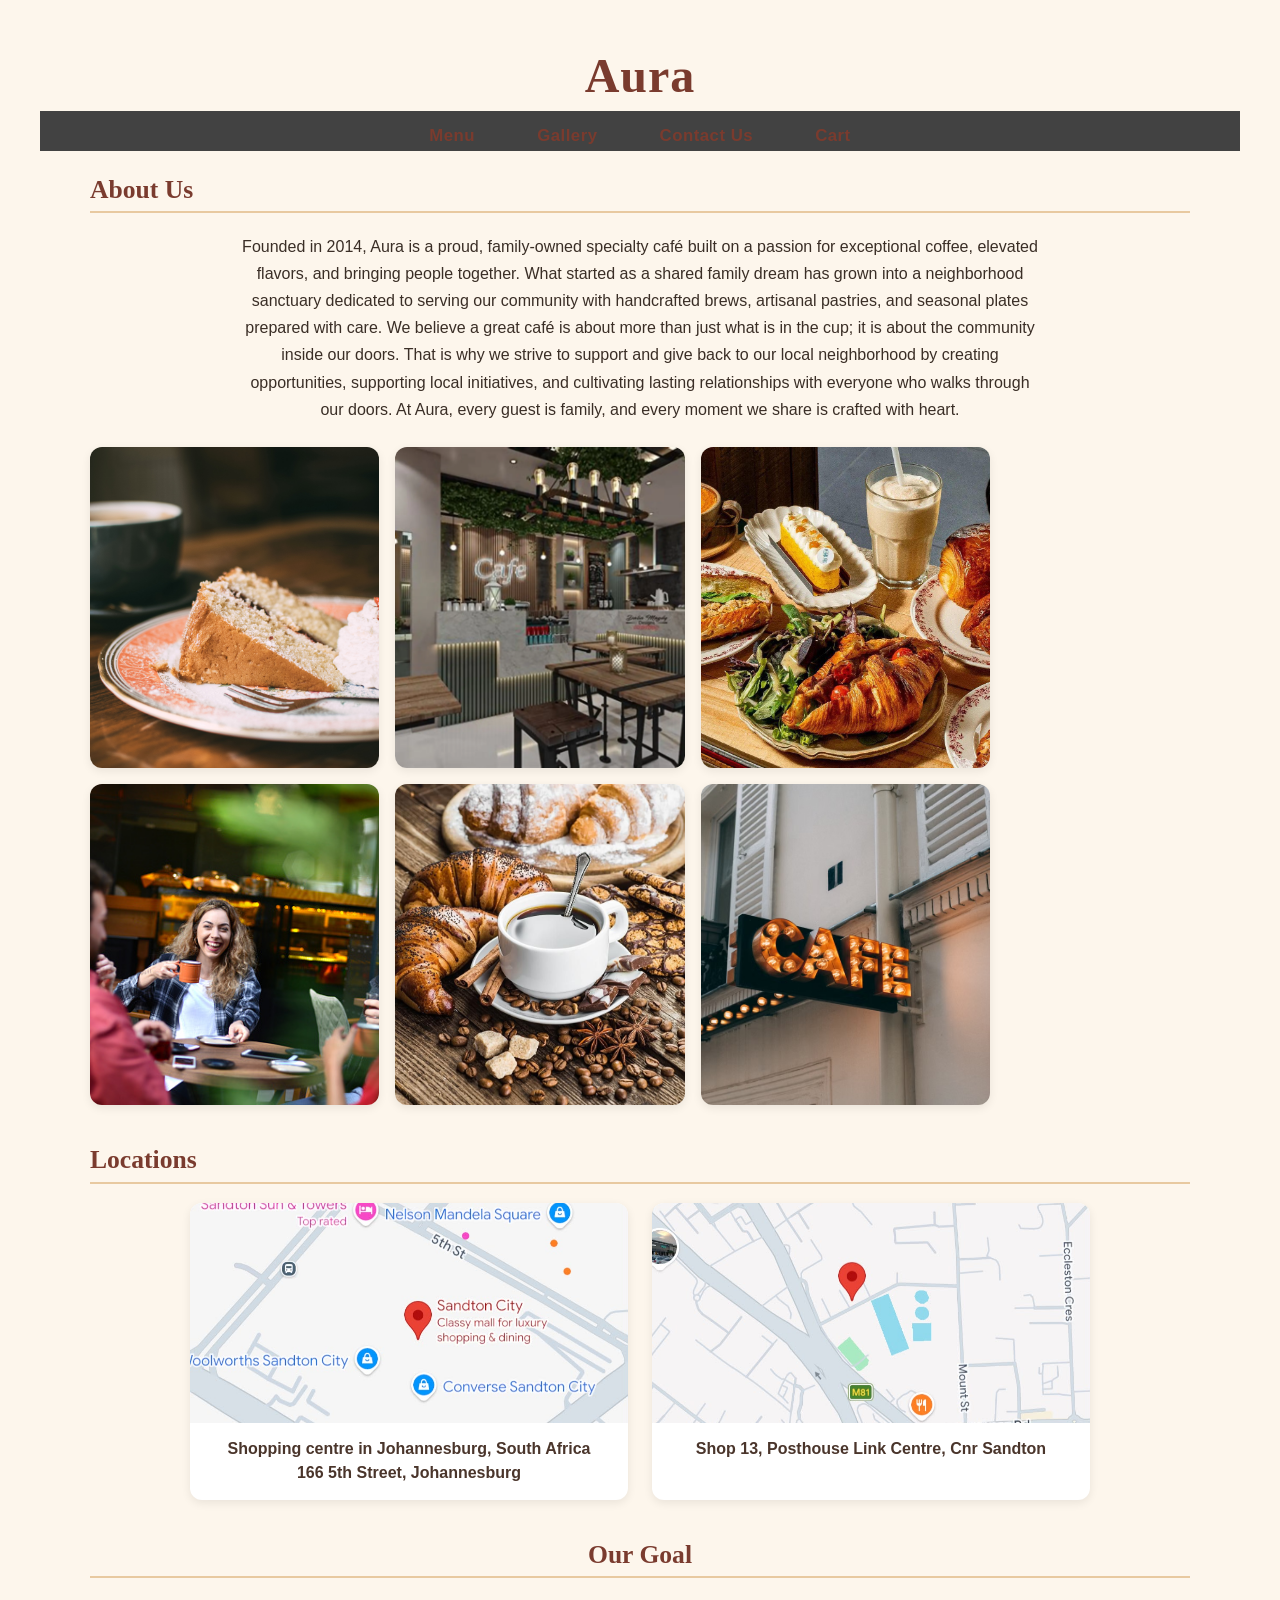
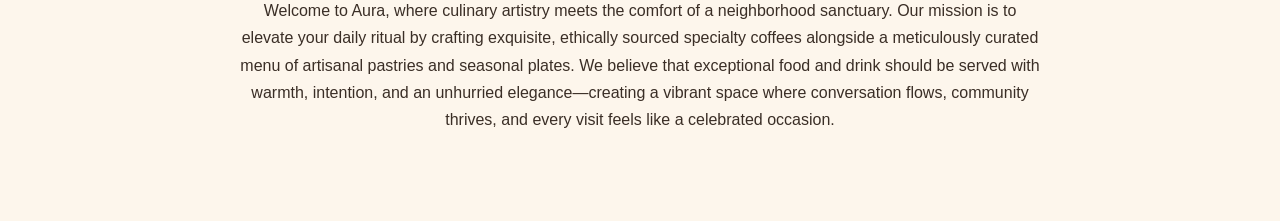
<file: index.html>
<!DOCTYPE html>
<html lang="en">
<head>
  <meta charset="UTF-8">
  <meta name="viewport" content="width=device-width, initial-scale=1">
  <title>Aura</title>
  <link rel="stylesheet" href="style.css">
</head>
  <script src="script.js"></script>
</body>
<body>

  <header>
    <h1 class="brand">Aura</h1>
    <button class="nav-toggle" aria-label="Toggle menu" aria-expanded="false">&#9776;</button>
    <nav class="navbar">
      <ul>
        <li><a href="menu (1).html">Menu</a></li>
        <li><a href="Gallery.html">Gallery</a></li>
        <li><a href="contact.html">Contact Us</a></li>
        <li><a href="cart.html">Cart</a></li>
      </ul>
    </nav>
  </header>

  <main>

    <section class="menu-section about-section">
      <h2>About Us</h2>
      <p>Founded in 2014, Aura is a proud, family-owned specialty café built on a passion for exceptional coffee, elevated flavors, and bringing people together. What started as a shared family dream has grown into a neighborhood sanctuary dedicated to serving our community with handcrafted brews, artisanal pastries, and seasonal plates prepared with care. We believe a great café is about more than just what is in the cup; it is about the community inside our doors. That is why we strive to support and give back to our local neighborhood by creating opportunities, supporting local initiatives, and cultivating lasting relationships with everyone who walks through our doors. At Aura, every guest is family, and every moment we share is crafted with heart.</p>

      <ul class="gallery-grid about-grid">
        <li class="gallery-item"><img src="coffe shop.jpg" alt="Coffee shop interior"></li>
        <li class="gallery-item"><img src="cafe.webp" alt="Cafe interior"></li>
        <li class="gallery-item"><img src="cafe food.jpg" alt="Cafe food"></li>
        <li class="gallery-item"><img src="outside a cafe.jpg" alt="Outside the cafe"></li>
        <li class="gallery-item"><img src="home page img.jpg" alt="Outside the cafe"></li>
        <li class="gallery-item"><img src="home page img.avif" alt="Outside the cafe"></li>

      </ul>
    </section>

    <section class="menu-section">
      <h2>Locations</h2>
      <ul class="location-grid">
        <li class="location-card">
          <img src="locaion.jpeg" alt="Johannesburg location">
          <p>Shopping centre in Johannesburg, South Africa<br>166 5th Street, Johannesburg</p>
        </li>
        <li class="location-card">
          <img src="location 2.jpeg" alt="Sandton location">
          <p>Shop 13, Posthouse Link Centre, Cnr Sandton</p>
        </li>
      </ul>
    </section>

    <section class="menu-section goal-section">
      <h2>Our Goal</h2>
      <p>Welcome to Aura, where culinary artistry meets the comfort of a neighborhood sanctuary. Our mission is to elevate your daily ritual by crafting exquisite, ethically sourced specialty coffees alongside a meticulously curated menu of artisanal pastries and seasonal plates. We believe that exceptional food and drink should be served with warmth, intention, and an unhurried elegance&mdash;creating a vibrant space where conversation flows, community thrives, and every visit feels like a celebrated occasion.</p>
    </section>

  </main>

</body>
</html>
</file>
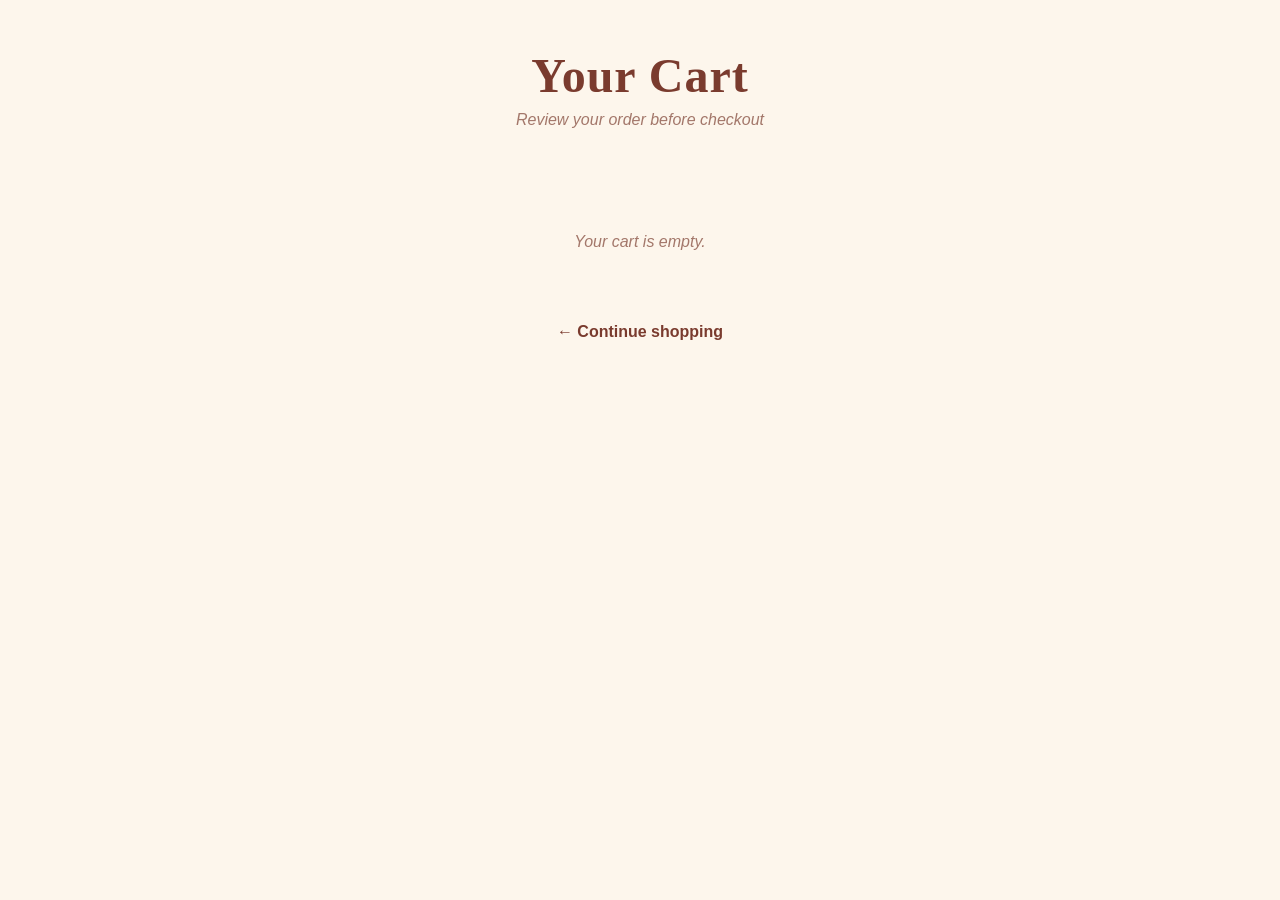
<file: Cart.html>
<!DOCTYPE html>
<html lang="en">
<head>
<meta charset="UTF-8">
<meta name="viewport" content="width=device-width, initial-scale=1">
<title>Your Cart</title>
<style>
  * {
    box-sizing: border-box;
  }

  body {
    margin: 0;
    padding: 0 1.5rem 3rem;
    font-family: 'Segoe UI', Verdana, sans-serif;
    background: #fdf6ec;
    color: #3a2e26;
  }

  header {
    text-align: center;
    padding: 3rem 1rem 1.5rem;
  }

  h1 {
    font-family: Georgia, 'Times New Roman', serif;
    font-size: 3rem;
    margin: 0;
    color: #7a3b2e;
    letter-spacing: 1px;
  }

  .subtitle {
    margin-top: 0.5rem;
    font-style: italic;
    color: #a3776a;
  }

  main {
    max-width: 800px;
    margin: 0 auto;
  }

  .cart {
    background: #fff;
    border-radius: 16px;
    box-shadow: 0 3px 10px rgba(0, 0, 0, 0.08);
    overflow: hidden;
  }

  .cart-item {
    display: grid;
    grid-template-columns: 90px 1fr auto auto auto;
    align-items: center;
    gap: 1rem;
    padding: 1rem 1.5rem;
    border-bottom: 1px solid #f1e2cd;
  }

  .cart-item img {
    width: 90px;
    height: 90px;
    object-fit: cover;
    border-radius: 10px;
  }

  .item-name {
    font-weight: 600;
    color: #4a352b;
  }

  .item-price {
    color: #a3776a;
    font-size: 0.9rem;
  }

  .qty-controls {
    display: flex;
    align-items: center;
    gap: 0.5rem;
    background: #fdf6ec;
    border: 1px solid #e8c9a0;
    border-radius: 8px;
    padding: 0.2rem 0.4rem;
  }

  .qty-btn {
    background: none;
    border: none;
    font-size: 1.1rem;
    width: 26px;
    height: 26px;
    cursor: pointer;
    color: #7a3b2e;
    font-weight: 700;
  }

  .qty-btn:hover {
    color: #a3543f;
  }

  .qty-value {
    min-width: 20px;
    text-align: center;
    font-weight: 600;
  }

  .line-total {
    font-weight: 700;
    color: #4a352b;
    min-width: 60px;
    text-align: right;
  }

  .remove-btn {
    background: none;
    border: none;
    color: #b25c4a;
    cursor: pointer;
    font-size: 1.2rem;
    line-height: 1;
    padding: 0.3rem;
  }

  .remove-btn:hover {
    color: #7a3b2e;
  }

  .cart-summary {
    padding: 1.5rem;
    display: flex;
    flex-direction: column;
    gap: 0.6rem;
    border-top: 2px solid #e8c9a0;
  }

  .summary-row {
    display: flex;
    justify-content: space-between;
    font-size: 1rem;
    color: #4a352b;
  }

  .summary-row.total {
    font-size: 1.3rem;
    font-weight: 700;
    color: #7a3b2e;
  }

  .checkout-btn {
    margin-top: 0.8rem;
    align-self: stretch;
    border: none;
    cursor: pointer;
    padding: 0.9rem 1.6rem;
    background: #7a3b2e;
    color: #fff;
    font-weight: 600;
    font-size: 1.05rem;
    border-radius: 8px;
    transition: background 0.2s ease;
  }

  .checkout-btn:hover {
    background: #a3543f;
  }

  .checkout-form {
    display: none;
    margin-top: 0.8rem;
    padding-top: 1rem;
    border-top: 1px dashed #e8c9a0;
  }

  .checkout-form.open {
    display: block;
  }

  .checkout-form label {
    display: block;
    margin: 0.7rem 0 0.25rem;
    font-size: 0.9rem;
    color: #4a352b;
  }

  .checkout-form input,
  .checkout-form textarea {
    width: 100%;
    padding: 0.6rem;
    border: 1px solid #e8c9a0;
    border-radius: 8px;
    font: inherit;
    background: #fdf6ec;
  }

  .empty-cart,
  .confirmation {
    text-align: center;
    padding: 3rem 1.5rem;
    color: #a3776a;
    display: none;
  }

  .empty-cart {
    font-style: italic;
  }

  .confirmation {
    background: #fff;
    border-radius: 16px;
    box-shadow: 0 3px 10px rgba(0, 0, 0, 0.08);
    color: #4a352b;
  }

  .confirmation h2 {
    font-family: Georgia, 'Times New Roman', serif;
    color: #7a3b2e;
    margin-top: 0;
  }

  .continue-link {
    display: block;
    text-align: center;
    margin-top: 1.5rem;
  }

  .continue-link a {
    color: #7a3b2e;
    text-decoration: none;
    font-weight: 600;
    border-bottom: 2px solid transparent;
  }

  .continue-link a:hover {
    border-color: #7a3b2e;
  }

  @media (max-width: 560px) {
    .cart-item {
      grid-template-columns: 60px 1fr auto;
      grid-template-areas:
        "img name remove"
        "img qty total";
      row-gap: 0.5rem;
    }

    .cart-item img,
    .cart-item .no-img {
      grid-area: img;
      width: 60px;
      height: 60px;
    }

    .item-info {
      grid-area: name;
    }

    .qty-controls {
      grid-area: qty;
      justify-self: start;
    }

    .line-total {
      grid-area: total;
      justify-self: end;
    }

    .remove-btn {
      grid-area: remove;
      justify-self: end;
    }
  }
</style>
</head>
<body>

  <header>
    <h1>Your Cart</h1>
    <p class="subtitle">Review your order before checkout</p>
  </header>

  <main>
    <div class="cart" id="cart">
      <div id="cart-items"></div>

      <div class="cart-summary">
        <div class="summary-row">
          <span>Subtotal</span>
          <span id="subtotal">R0.00</span>
        </div>
        <div class="summary-row">
          <span>Delivery</span>
          <span id="delivery">R0.00</span>
        </div>
        <div class="summary-row total">
          <span>Total</span>
          <span id="total">R0.00</span>
        </div>

        <button class="checkout-btn" id="checkout-btn" type="button">Proceed to Checkout</button>

        <form class="checkout-form" id="checkout-form">
          <label for="co-name">Your name</label>
          <input type="text" id="co-name" required autocomplete="name">

          <label for="co-phone">Phone number</label>
          <input type="tel" id="co-phone" required autocomplete="tel">

          <label for="co-address">Delivery address</label>
          <textarea id="co-address" rows="2" required autocomplete="street-address"></textarea>

          <label for="co-notes">Notes (optional)</label>
          <textarea id="co-notes" rows="2" placeholder="Allergies, delivery instructions, etc."></textarea>

          <button class="checkout-btn" type="submit" style="width:100%">Place order</button>
        </form>
      </div>
    </div>

    <p class="empty-cart" id="empty-message">Your cart is empty.</p>

    <div class="confirmation" id="confirmation">
      <h2>Order placed!</h2>
      <p id="confirmation-text"></p>
    </div>

    <p class="continue-link"><a href="menu (1).html">&larr; Continue shopping</a></p>
  </main>

  <script>
    var CART_KEY = 'bakeryCart';
    var ORDERS_KEY = 'bakeryOrders';
    var DELIVERY_FEE = 10.00;

    var cartBox = document.getElementById('cart');
    var itemsBox = document.getElementById('cart-items');
    var emptyMessage = document.getElementById('empty-message');
    var confirmation = document.getElementById('confirmation');
    var checkoutBtn = document.getElementById('checkout-btn');
    var checkoutForm = document.getElementById('checkout-form');

    // The cart is shared with the menu page: { name: { name, price, qty, img } }
    var cart = loadJSON(CART_KEY, {});

    function loadJSON(key, fallback) {
      try {
        var raw = localStorage.getItem(key);
        return raw ? JSON.parse(raw) : fallback;
      } catch (e) { return fallback; }
    }

    function saveJSON(key, value) {
      try { localStorage.setItem(key, JSON.stringify(value)); } catch (e) { /* ignore */ }
    }

    function money(n) {
      return 'R' + n.toFixed(2);
    }

    function make(tag, className, text) {
      var e = document.createElement(tag);
      if (className) e.className = className;
      if (text !== undefined) e.textContent = text;
      return e;
    }

    function calcSubtotal() {
      return Object.keys(cart).reduce(function (t, k) {
        return t + cart[k].price * cart[k].qty;
      }, 0);
    }

    function render() {
      itemsBox.innerHTML = '';
      var names = Object.keys(cart);

      names.forEach(function (name) {
        var it = cart[name];
        var row = make('div', 'cart-item');
        row.dataset.name = name;

        if (it.img) {
          var img = document.createElement('img');
          img.src = it.img;
          img.alt = it.name;
          row.appendChild(img);
        } else {
          row.appendChild(make('div', 'no-img'));
        }

        var info = make('div', 'item-info');
        info.appendChild(make('div', 'item-name', it.name));
        info.appendChild(make('div', 'item-price', money(it.price) + ' each'));
        row.appendChild(info);

        var qty = make('div', 'qty-controls');
        var minus = make('button', 'qty-btn minus', '\u2212');
        minus.type = 'button';
        minus.setAttribute('aria-label', 'Remove one ' + it.name);
        var qtyValue = make('span', 'qty-value', String(it.qty));
        var plus = make('button', 'qty-btn plus', '+');
        plus.type = 'button';
        plus.setAttribute('aria-label', 'Add one ' + it.name);
        qty.appendChild(minus);
        qty.appendChild(qtyValue);
        qty.appendChild(plus);
        row.appendChild(qty);

        row.appendChild(make('div', 'line-total', money(it.price * it.qty)));

        var remove = make('button', 'remove-btn', '\u00D7');
        remove.type = 'button';
        remove.title = 'Remove';
        remove.setAttribute('aria-label', 'Remove ' + it.name);
        row.appendChild(remove);

        itemsBox.appendChild(row);
      });

      var subtotal = calcSubtotal();
      var delivery = subtotal > 0 ? DELIVERY_FEE : 0;
      document.getElementById('subtotal').textContent = money(subtotal);
      document.getElementById('delivery').textContent = money(delivery);
      document.getElementById('total').textContent = money(subtotal + delivery);

      var hasItems = names.length > 0;
      cartBox.style.display = hasItems ? 'block' : 'none';
      emptyMessage.style.display = hasItems ? 'none' : 'block';
    }

    itemsBox.addEventListener('click', function (e) {
      var row = e.target.closest('.cart-item');
      if (!row) return;
      var name = row.dataset.name;
      if (!cart[name]) return;

      if (e.target.classList.contains('plus')) {
        cart[name].qty += 1;
      } else if (e.target.classList.contains('minus')) {
        cart[name].qty -= 1;
        if (cart[name].qty <= 0) delete cart[name];
      } else if (e.target.classList.contains('remove-btn')) {
        delete cart[name];
      } else {
        return;
      }

      saveJSON(CART_KEY, cart);
      render();
    });

    checkoutBtn.addEventListener('click', function () {
      checkoutBtn.style.display = 'none';
      checkoutForm.classList.add('open');
      document.getElementById('co-name').focus();
    });

    checkoutForm.addEventListener('submit', function (e) {
      e.preventDefault();

      var subtotal = calcSubtotal();
      var order = {
        id: 'BK' + Date.now().toString().slice(-6),
        customer: document.getElementById('co-name').value.trim(),
        phone: document.getElementById('co-phone').value.trim(),
        address: document.getElementById('co-address').value.trim(),
        notes: document.getElementById('co-notes').value.trim(),
        items: Object.keys(cart).map(function (k) { return cart[k]; }),
        subtotal: subtotal,
        delivery: DELIVERY_FEE,
        total: subtotal + DELIVERY_FEE,
        placedAt: new Date().toISOString()
      };

      placeOrder(order);

      cart = {};
      saveJSON(CART_KEY, cart);

      cartBox.style.display = 'none';
      emptyMessage.style.display = 'none';
      confirmation.style.display = 'block';
      document.getElementById('confirmation-text').textContent =
        'Thank you, ' + order.customer + '! Your order number is ' + order.id +
        '. Total: ' + money(order.total) + '.';
    });

    // Right now the order is only saved in this browser so you can test the flow.
    // To take real orders and payments, replace the body of this function with a
    // call to your server or payment provider, e.g.:
    //   fetch('/api/orders', { method: 'POST',
    //     headers: { 'Content-Type': 'application/json' },
    //     body: JSON.stringify(order) });
    function placeOrder(order) {
      var orders = loadJSON(ORDERS_KEY, []);
      orders.push(order);
      saveJSON(ORDERS_KEY, orders);
      console.log('Order placed:', order);
    }

    render();
  </script>

</body>
</html>
</file>
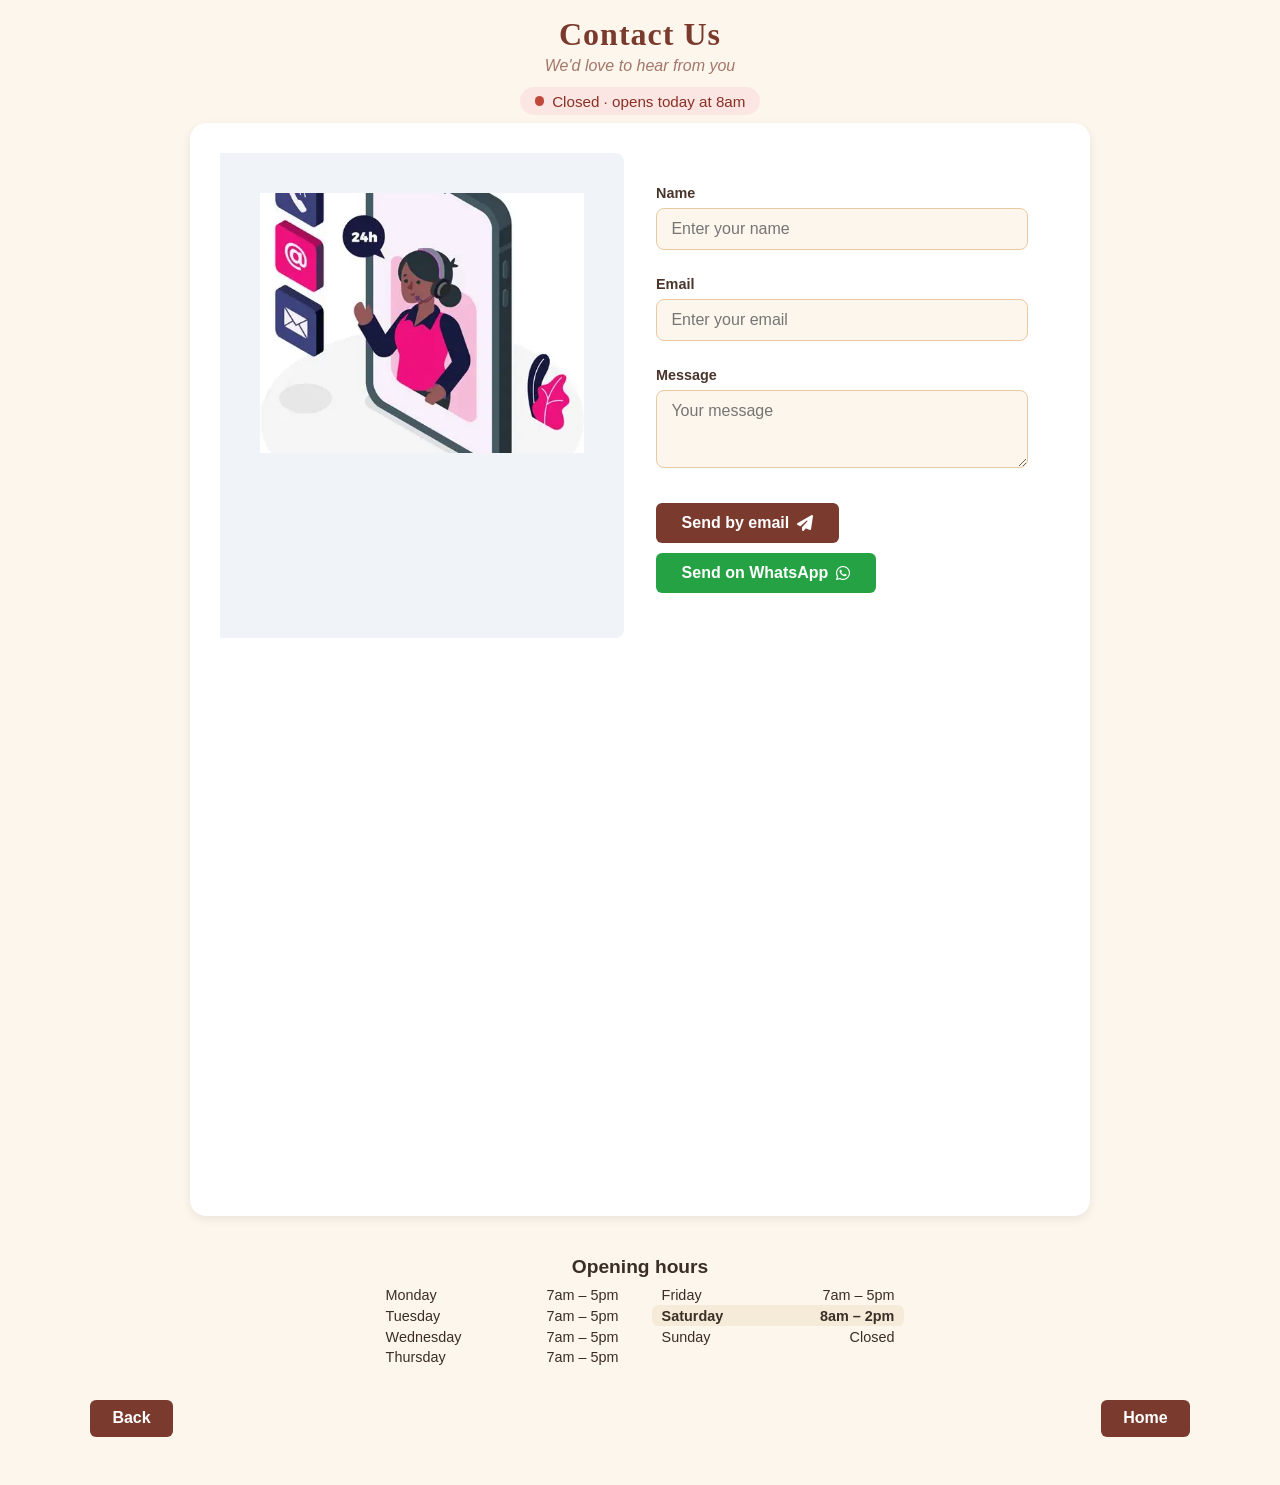
<file: contact.html>
<!DOCTYPE html>
<html lang="en">
<head>
  <meta charset="UTF-8">
  <meta name="viewport" content="width=device-width, initial-scale=1">
  <title>Contact Us</title>
  <link rel="stylesheet" href="style.css">
  <link rel="stylesheet" href="https://cdnjs.cloudflare.com/ajax/libs/font-awesome/6.5.1/css/all.min.css">
  <script src="contact.js" defer></script>
</head>
<body>

  <header>
    <h1>Contact Us</h1>
    <p class="subtitle">We'd love to hear from you</p>
  </header>

  <main>
    <section class="menu-section">
      <div class="contact-form">
        <div class="form-img">
          <img src="contact page.webp" alt="Contact us">
        </div>
        <form action="#" method="post" class="content" novalidate>
          <label for="name">Name</label>
          <input type="text" id="name" name="name" placeholder="Enter your name" required>

          <label for="email">Email</label>
          <input type="email" id="email" name="email" placeholder="Enter your email" required>

          <label for="message">Message</label>
          <textarea id="message" name="message" placeholder="Your message" rows="3" required></textarea>

          <div class="form-actions">
            <button type="submit" class="btn">Send by email <i class="fas fa-paper-plane"></i></button>
            <button type="button" class="btn wa-btn" id="wa-btn">Send on WhatsApp <i class="fab fa-whatsapp"></i></button>
          </div>
        </form>
      </div>
    </section>

    <section class="hours" id="hours"></section>
  </main>

  <nav class="page-nav">
    <a href="Gallery.html" class="nav-link">Back</a>
    <a href="index.html" class="nav-link">Home</a>
  </nav>

</body>
</html>
</file>
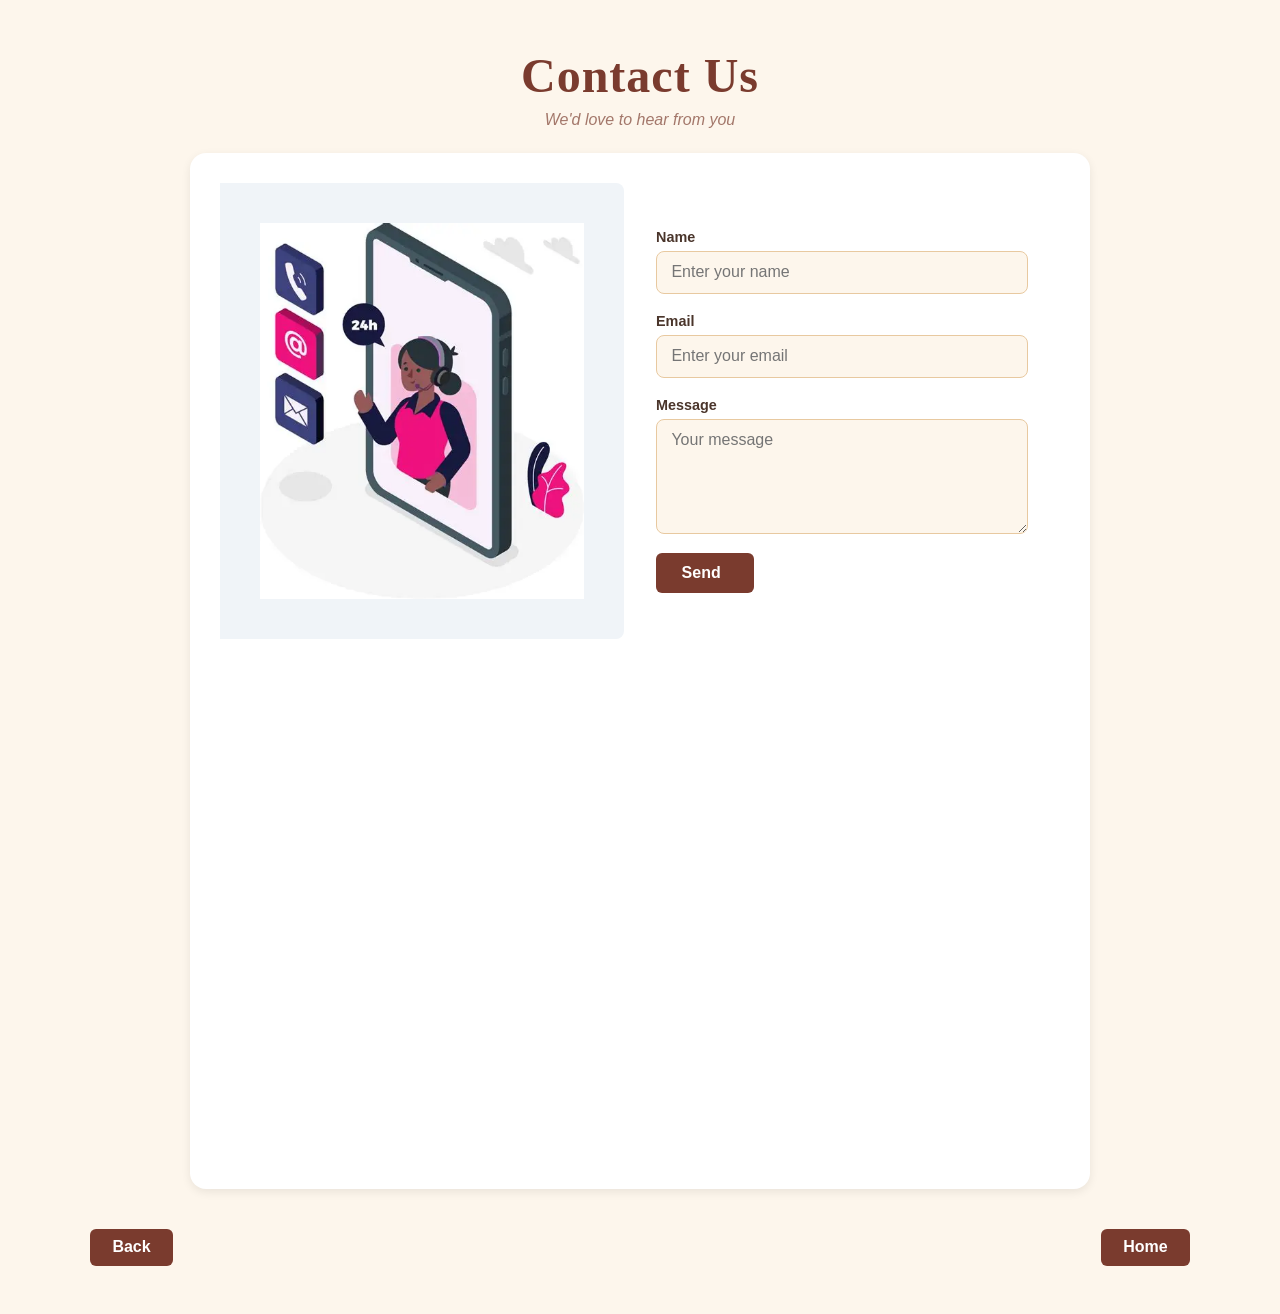
<file: Contacts Us page.html>
<!DOCTYPE html>
<html lang="en">
<head>
  <meta charset="UTF-8">
  <title>Contact Us</title>
  <link rel="stylesheet" href="style.css">
</head>
<body>

  <header>
    <h1>Contact Us</h1>
    <p class="subtitle">We'd love to hear from you</p>
  </header>

  <main>
    <section class="menu-section">
      <div class="contact-form">
        <div class="form-img">
          <img src="contact page.webp" alt="Contact us">
        </div>
        <form action="#" method="post" class="content">
          <label for="name">Name</label>
          <input type="text" id="name" name="name" placeholder="Enter your name" required>

          <label for="email">Email</label>
          <input type="email" id="email" name="email" placeholder="Enter your email" required>

          <label for="message">Message</label>
          <textarea id="message" name="message" placeholder="Your message" rows="5" required></textarea>

          <button type="submit" class="btn">Send <i class="fas fa-paper-plane"></i></button>
        </form>
      </div>
    </section>
  </main>

  <nav class="page-nav">
    <a href="Gallery.html" class="nav-link">Back</a>
    <a href="index.html" class="nav-link">Home</a>
  </nav>

</body>
</html>
</file>
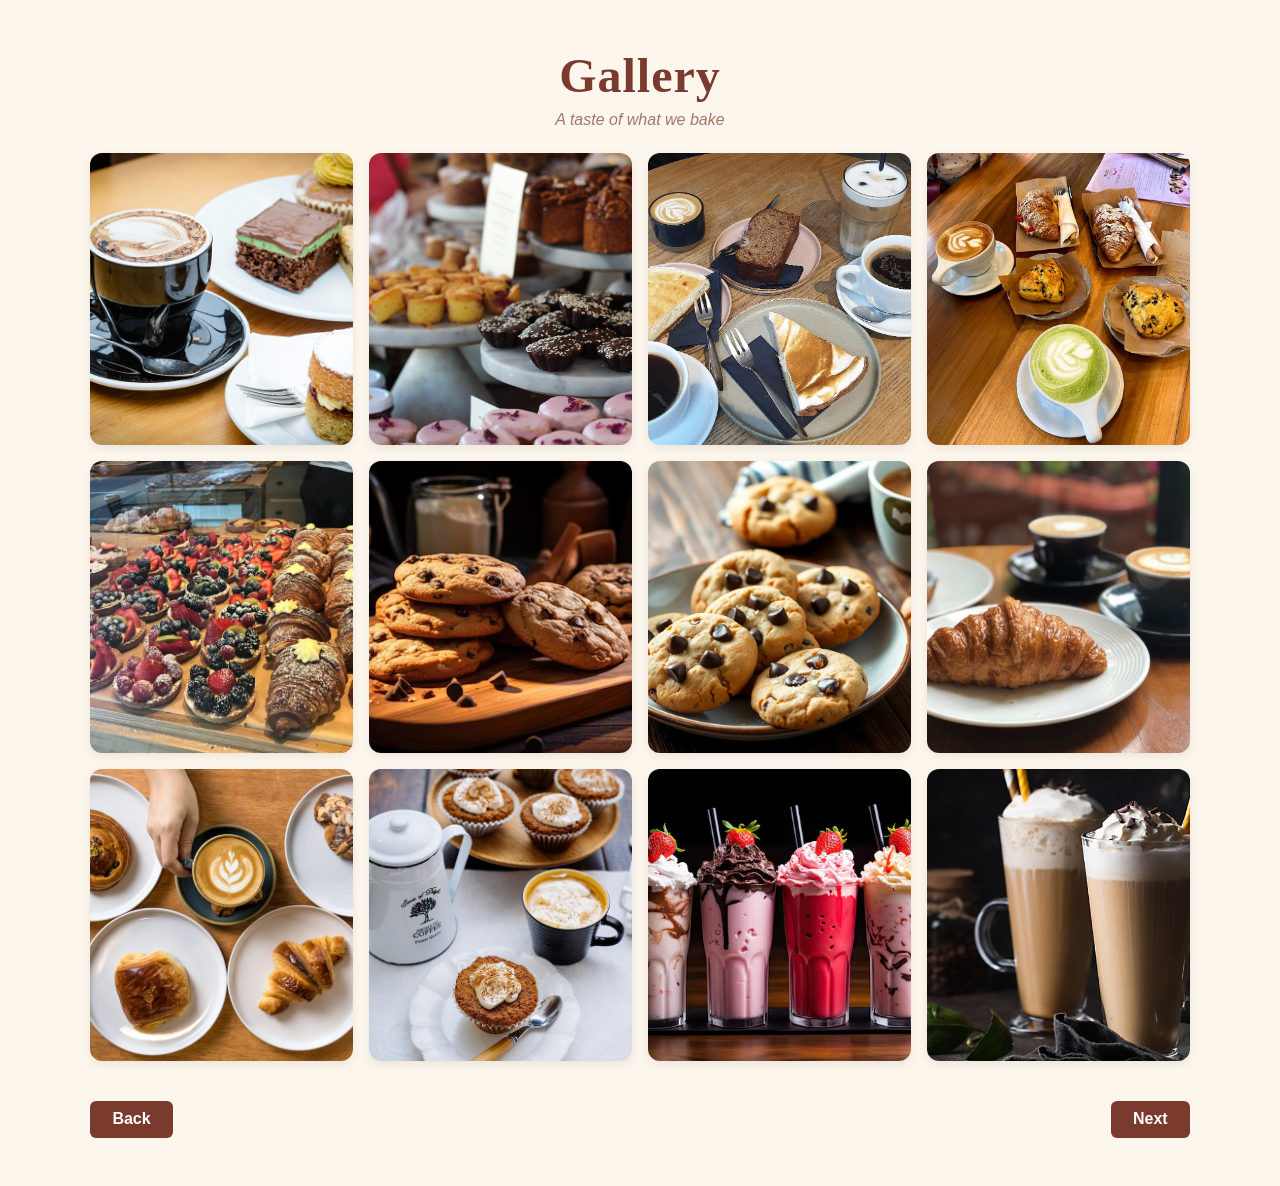
<file: Gallery.html>
<!DOCTYPE html>
<html lang="en">
<head>
  <meta charset="UTF-8">
  <meta name="viewport" content="width=device-width, initial-scale=1">
  <title>Gallery</title>
  <link rel="stylesheet" href="style.css">
  <script src="gallery.js" defer></script>
</head>
<body>

  <header>
    <h1>Gallery</h1>
    <p class="subtitle">A taste of what we bake</p>
  </header>

  <main>
    <section class="menu-section">
      <ul class="gallery-grid">
        <li class="gallery-item"><img src="gallery img 1.jpg" alt="Gallery photo 1" loading="lazy"></li>
        <li class="gallery-item"><img src="gallery img 2.jpg" alt="Gallery photo 2" loading="lazy"></li>
        <li class="gallery-item"><img src="gallery img 3.jpg" alt="Gallery photo 3" loading="lazy"></li>
        <li class="gallery-item"><img src="gallery img 4.jpg" alt="Gallery photo 4" loading="lazy"></li>
        <li class="gallery-item"><img src="gallery img 5.jpg" alt="Gallery photo 5" loading="lazy"></li>
        <li class="gallery-item"><img src="gallery img 6.avif" alt="Gallery photo 6" loading="lazy"></li>
        <li class="gallery-item"><img src="gallery img 7.webp" alt="Gallery photo 7" loading="lazy"></li>
        <li class="gallery-item"><img src="gallery img 8.jpeg" alt="Gallery photo 8" loading="lazy"></li>
        <li class="gallery-item"><img src="gallery img 9.jpg" alt="Gallery photo 9" loading="lazy"></li>
        <li class="gallery-item"><img src="gallery img 10.jpg" alt="Gallery photo 10" loading="lazy"></li>
        <li class="gallery-item"><img src="gallery img 11.avif" alt="Gallery photo 11" loading="lazy"></li>
        <li class="gallery-item"><img src="gallery img 12.jpg" alt="Gallery photo 12" loading="lazy"></li>
      </ul>
    </section>
  </main>

  <nav class="page-nav">
    <a href="menu (1).html" class="nav-link">Back</a>
    <a href="contact.html" class="nav-link">Next</a>
  </nav>

</body>
</html>
</file>
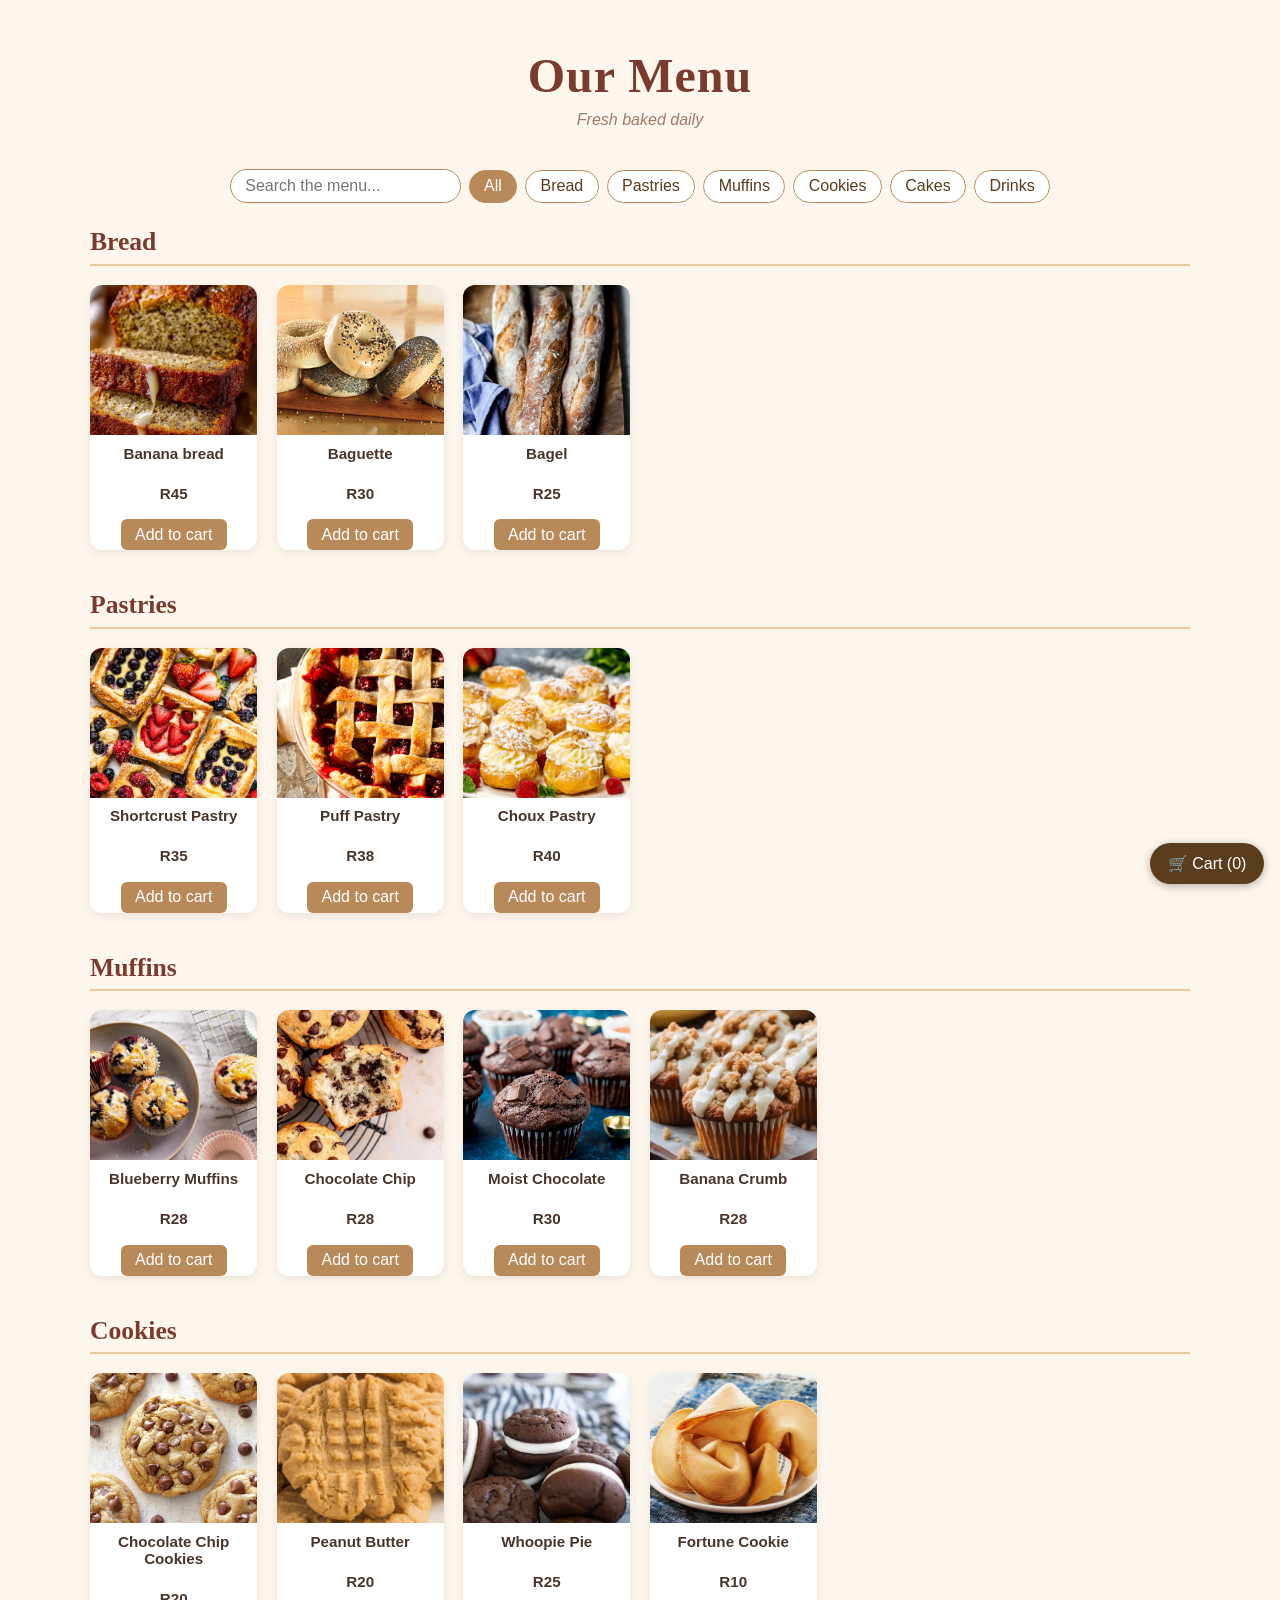
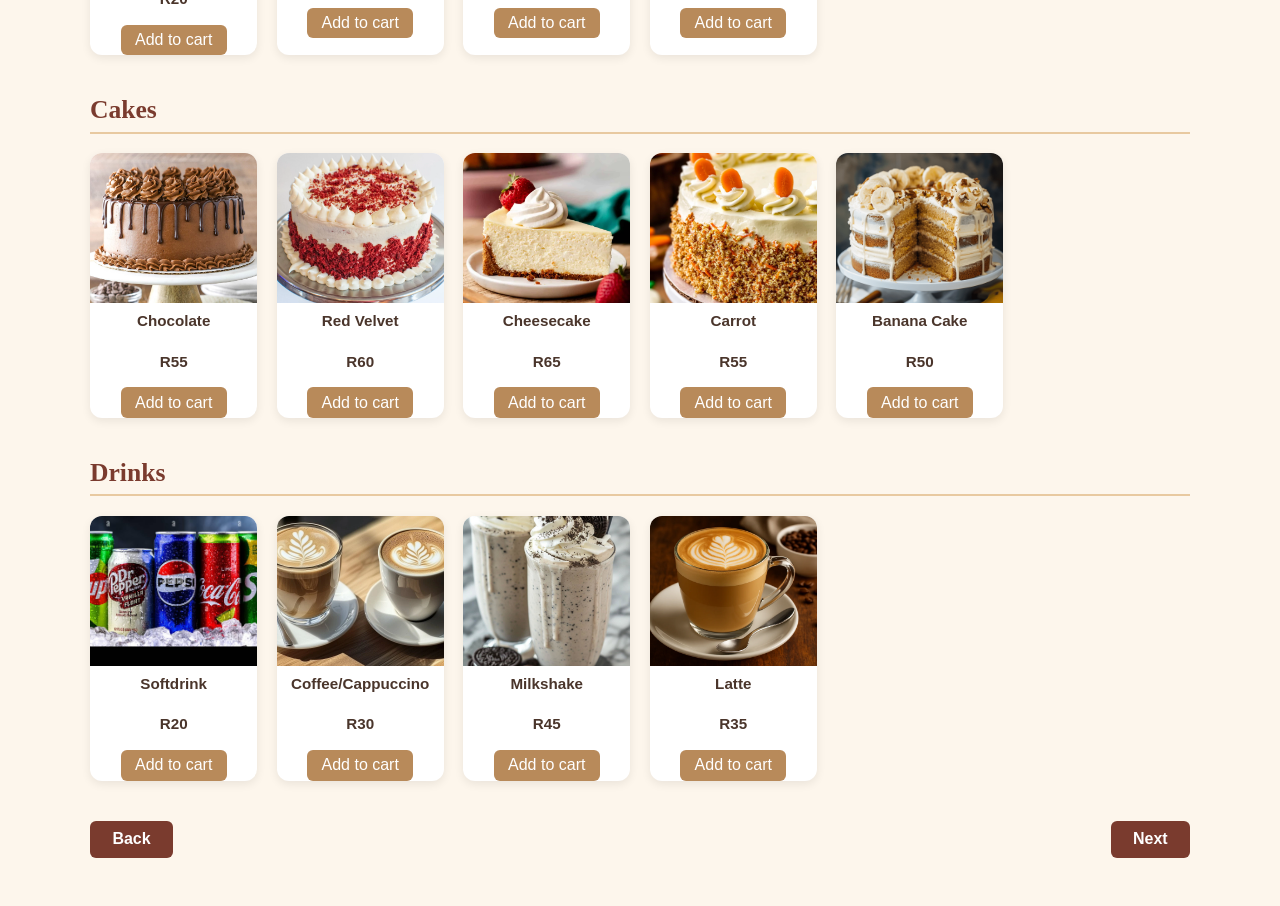
<file: menu (1).html>
<!DOCTYPE html>
<html lang="en">
<head>
  <meta charset="UTF-8">
  <meta name="viewport" content="width=device-width, initial-scale=1">
  <title>Bakery Menu</title>
  <link rel="stylesheet" href="style.css">
  <script src="menu.js" defer></script>
</head>
<body>

  <header>
    <h1>Our Menu</h1>
    <p class="subtitle">Fresh baked daily</p>
  </header>

  <main>

    <section class="menu-section">
      <h2>Bread</h2>
      <ul class="menu-grid">
        <li class="menu-item">
          <img src="KFEJFK7.jpg" alt="Banana bread">
          <span>Banana bread</span>
          <span class="price">R45</span>
        </li>
        <li class="menu-item">
          <img src="R.jpg" alt="Baguette">
          <span>Baguette</span>
          <span class="price">R30</span>
        </li>
        <li class="menu-item">
          <img src="2f8aa07e933aab7480033b8f809144296339254155057580863.jpg" alt="Bagel">
          <span>Bagel</span>
          <span class="price">R25</span>
        </li>
      </ul>
    </section>

    <section class="menu-section">
      <h2>Pastries</h2>
      <ul class="menu-grid">
        <li class="menu-item">
          <img src="pastries-3-scaled.jpg" alt="Shortcrust Pastry">
          <span>Shortcrust Pastry</span>
          <span class="price">R35</span>
        </li>
        <li class="menu-item">
          <img src="Duncan-Hines-Cherry-Pie-Recipe-5.webp" alt="Puff Pastry">
          <span>Puff Pastry</span>
          <span class="price">R38</span>
        </li>
        <li class="menu-item">
          <img src="pate-a-choux-1-22-730x913.jpg" alt="Choux Pastry">
          <span>Choux Pastry</span>
          <span class="price">R40</span>
        </li>
      </ul>
    </section>

    <section class="menu-section">
      <h2>Muffins</h2>
      <ul class="menu-grid">
        <li class="menu-item">
          <img src="citrus-topped-double-blueberry-muffins-RU196756-2000-b2f265fc91a849828e4b2218ecb8e55a.jpg" alt="Blueberry Muffins">
          <span>Blueberry Muffins</span>
          <span class="price">R28</span>
        </li>
        <li class="menu-item">
          <img src="OIP.webp" alt="Chocolate Chip Muffin">
          <span>Chocolate Chip</span>
          <span class="price">R28</span>
        </li>
        <li class="menu-item">
          <img src="double-chocolate-muffins-3.jpg" alt="Moist Chocolate Muffin">
          <span>Moist Chocolate</span>
          <span class="price">R30</span>
        </li>
        <li class="menu-item">
          <img src="pt_A_golden-_-819x1024.webp" alt="Banana Crumb Muffin">
          <span>Banana Crumb</span>
          <span class="price">R28</span>
        </li>
      </ul>
    </section>

    <section class="menu-section">
      <h2>Cookies</h2>
      <ul class="menu-grid">
        <li class="menu-item">
          <img src="big-fat-chocolate-chip-cookie-05.jpg" alt="Chocolate Chip Cookies">
          <span>Chocolate Chip Cookies</span>
          <span class="price">R20</span>
        </li>
        <li class="menu-item">
          <img src="peanut-butter-cookies-14-683x1024.jpg" alt="Peanut Butter Cookies">
          <span>Peanut Butter</span>
          <span class="price">R20</span>
        </li>
        <li class="menu-item">
          <img src="whoopie.webp" alt="Whoopie Pie">
          <span>Whoopie Pie</span>
          <span class="price">R25</span>
        </li>
        <li class="menu-item">
          <img src="Fortune-Cookie.jpg" alt="Fortune Cookie">
          <span>Fortune Cookie</span>
          <span class="price">R10</span>
        </li>
      </ul>
    </section>

    <section class="menu-section">
      <h2>Cakes</h2>
      <ul class="menu-grid">
        <li class="menu-item">
          <img src="Chocolate-Cake.jpg" alt="Chocolate Cake">
          <span>Chocolate</span>
          <span class="price">R55</span>
        </li>
        <li class="menu-item">
          <img src="red-velvet-cake.webp" alt="Red Velvet Cake">
          <span>Red Velvet</span>
          <span class="price">R60</span>
        </li>
        <li class="menu-item">
          <img src="cheesecake.webp" alt="Cheesecake">
          <span>Cheesecake</span>
          <span class="price">R65</span>
        </li>
        <li class="menu-item">
          <img src="the-best-carrot-cake.webp" alt="Carrot Cake">
          <span>Carrot</span>
          <span class="price">R55</span>
        </li>
        <li class="menu-item">
          <img src="Banana-Cake.png" alt="Banana Cake">
          <span>Banana Cake</span>
          <span class="price">R50</span>
        </li>
      </ul>
    </section>

    <section class="menu-section">
      <h2>Drinks</h2>
      <ul class="menu-grid">
        <li class="menu-item">
          <img src="softdrinks.jpg" alt="Softdrink">
          <span>Softdrink</span>
          <span class="price">R20</span>
        </li>
        <li class="menu-item">
          <img src="coffee plus cappuccino.webp" alt="Coffee / Cappuccino">
          <span>Coffee/Cappuccino</span>
          <span class="price">R30</span>
        </li>
        <li class="menu-item">
          <img src="milkshake.jpg" alt="Milkshake">
          <span>Milkshake</span>
          <span class="price">R45</span>
        </li>
        <li class="menu-item">
          <img src="-Latte.webp" alt="Latte">
          <span>Latte</span>
          <span class="price">R35</span>
        </li>
      </ul>
    </section>

  </main>

  <nav class="page-nav">
    <a href="index.html" class="nav-link">Back</a>
    <a href="Gallery.html" class="nav-link">Next</a>
  </nav>

</body>
</html>
</file>
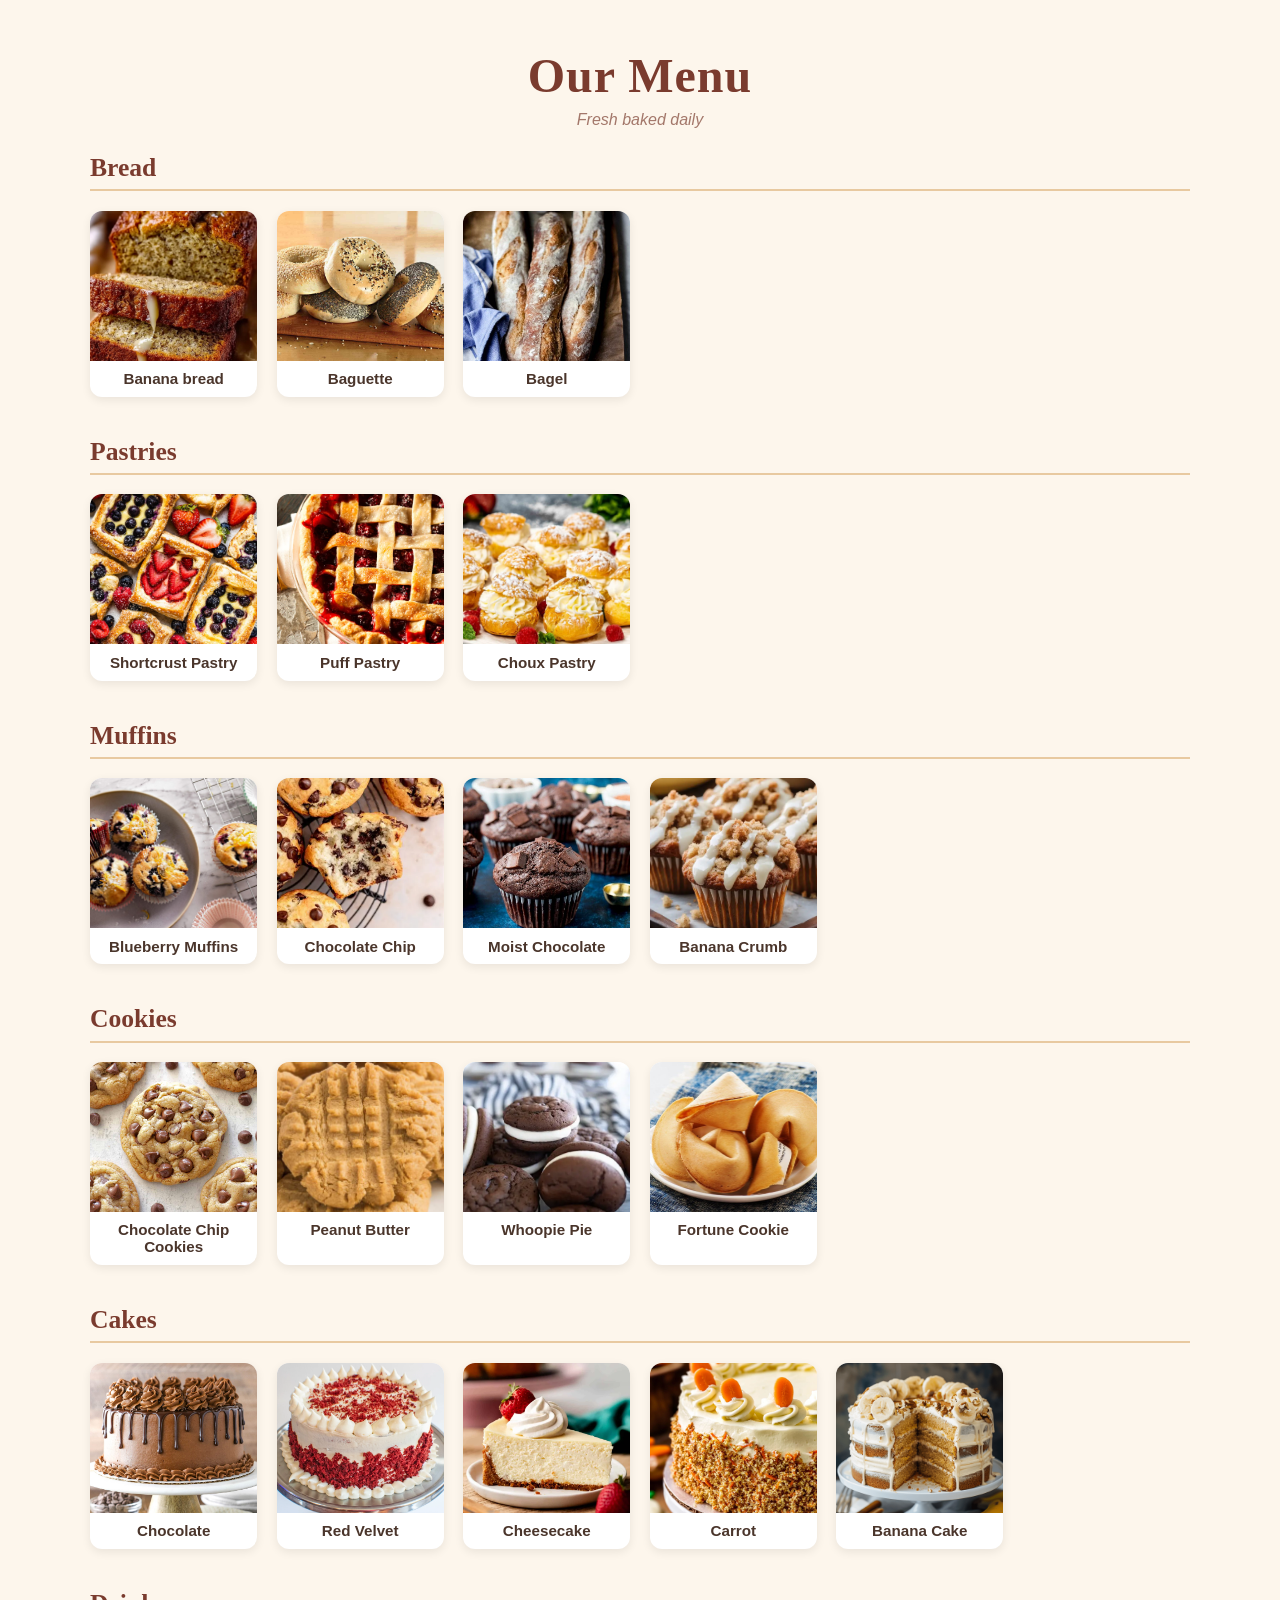
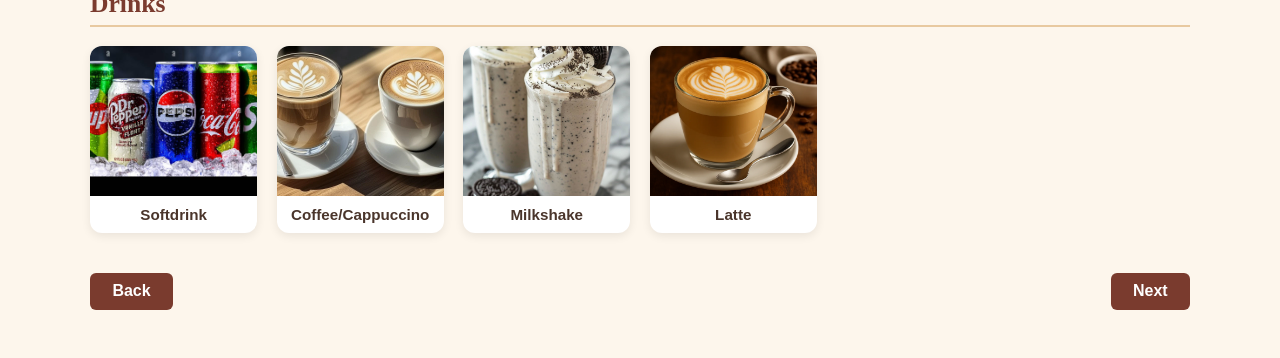
<file: Menu.html>
<!DOCTYPE html>
<html lang="en">
<head>
  <meta charset="UTF-8">
  <title>Bakery Menu</title>
  <link rel="stylesheet" href="style.css">
</head>
<body>

  <header>
    <h1>Our Menu</h1>
    <p class="subtitle">Fresh baked daily</p>
  </header>

  <main>

    <section class="menu-section">
      <h2>Bread</h2>
      <ul class="menu-grid">
        <li class="menu-item">
          <img src="KFEJFK7.jpg" alt="Banana bread">
          <span>Banana bread</span>
        </li>
        <li class="menu-item">
          <img src="R.jpg" alt="Baguette">
          <span>Baguette</span>
        </li>
        <li class="menu-item">
          <img src="2f8aa07e933aab7480033b8f809144296339254155057580863.jpg" alt="Bagel">
          <span>Bagel</span>
        </li>
      </ul>
    </section>

    <section class="menu-section">
      <h2>Pastries</h2>
      <ul class="menu-grid">
        <li class="menu-item">
          <img src="pastries-3-scaled.jpg" alt="Shortcrust Pastry">
          <span>Shortcrust Pastry</span>
        </li>
        <li class="menu-item">
          <img src="Duncan-Hines-Cherry-Pie-Recipe-5.webp" alt="Puff Pastry">
          <span>Puff Pastry</span>
        </li>
        <li class="menu-item">
          <img src="pate-a-choux-1-22-730x913.jpg" alt="Choux Pastry">
          <span>Choux Pastry</span>
        </li>
      </ul>
    </section>

    <section class="menu-section">
      <h2>Muffins</h2>
      <ul class="menu-grid">
        <li class="menu-item">
          <img src="citrus-topped-double-blueberry-muffins-RU196756-2000-b2f265fc91a849828e4b2218ecb8e55a.jpg" alt="Blueberry Muffins">
          <span>Blueberry Muffins</span>
        </li>
        <li class="menu-item">
          <img src="OIP.webp" alt="Chocolate Chip Muffin">
          <span>Chocolate Chip</span>
        </li>
        <li class="menu-item">
          <img src="double-chocolate-muffins-3.jpg" alt="Moist Chocolate Muffin">
          <span>Moist Chocolate</span>
        </li>
        <li class="menu-item">
          <img src="pt_A_golden-_-819x1024.webp" alt="Banana Crumb Muffin">
          <span>Banana Crumb</span>
        </li>
      </ul>
    </section>

    <section class="menu-section">
      <h2>Cookies</h2>
      <ul class="menu-grid">
        <li class="menu-item">
          <img src="big-fat-chocolate-chip-cookie-05.jpg" alt="Chocolate Chip Cookies">
          <span>Chocolate Chip Cookies</span>
        </li>
        <li class="menu-item">
          <img src="peanut-butter-cookies-14-683x1024.jpg" alt="Peanut Butter Cookies">
          <span>Peanut Butter</span>
        </li>
        <li class="menu-item">
          <img src="whoopie.webp" alt="Whoopie Pie">
          <span>Whoopie Pie</span>
        </li>
        <li class="menu-item">
          <img src="Fortune-Cookie.jpg" alt="Fortune Cookie">
          <span>Fortune Cookie</span>
        </li>
      </ul>
    </section>

    <section class="menu-section">
      <h2>Cakes</h2>
      <ul class="menu-grid">
        <li class="menu-item">
          <img src="Chocolate-Cake.jpg" alt="Chocolate Cake">
          <span>Chocolate</span>
        </li>
        <li class="menu-item">
          <img src="red-velvet-cake.webp" alt="Red Velvet Cake">
          <span>Red Velvet</span>
        </li>
        <li class="menu-item">
          <img src="cheesecake.webp" alt="Cheesecake">
          <span>Cheesecake</span>
        </li>
        <li class="menu-item">
          <img src="the-best-carrot-cake.webp" alt="Carrot Cake">
          <span>Carrot</span>
        </li>
        <li class="menu-item">
          <img src="Banana-Cake.png" alt="Banana Cake">
          <span>Banana Cake</span>
        </li>
      </ul>
    </section>

    <section class="menu-section">
      <h2>Drinks</h2>
      <ul class="menu-grid">
        <li class="menu-item">
          <img src="softdrinks.jpg" alt="Softdrink">
          <span>Softdrink</span>
        </li>
        <li class="menu-item">
          <img src="coffee plus cappuccino.webp" alt="Coffee / Cappuccino">
          <span>Coffee/Cappuccino</span>
        </li>
        <li class="menu-item">
          <img src="milkshake.jpg" alt="Milkshake">
          <span>Milkshake</span>
        </li>
        <li class="menu-item">
          <img src="-Latte.webp" alt="Latte">
          <span>Latte</span>
        </li>
      </ul>
    </section>

  </main>

  <nav class="page-nav">
    <a href="index.html" class="nav-link">Back</a>
    <a href="Gallery.html" class="nav-link">Next</a>
  </nav>

</body>
</html>
</file>
<file: style.css>
h1 {
    text-align: center;
} 
.navbar ul {
    list-style-type: none;
    background-color: hsl(0, 0%, 26%);
    padding: 0;
    margin: 0px;
}
.navbar a {
    color: white;
    text-decoration: none;
    padding: 15px;
    display: block;
    text-align: center;
}
 .navbar a:hover {
    background-color: hsl(0, 0%, 10%);
}
body {
    margin: 0;
    padding: 40px;
    background-color: #f8f1e7;
    color: #3b2418;
    font-family: Georgia, 'Times New Roman', Times, serif;
}
h1 {
    text-align: center;
    font-size: 50px;
    color: #5a321f;  
    margin-bottom: 40px;
}  

*{
 padding: 0;    
margin: 0;
 box-sizing: border-box;
 font-family: 'Poppins', sans-serif ;
}

.contact-form {
    position: relative;
    min-height: 100vh;
    z-index: 0;
    background: rgb(240, 233, 240); 
    padding: 30px;
    justify-content: center;
    display: grid;
    grid-template-rows: 1fr auto 1fr;
    align-items: center; 
}

.container {
    max-width: 700px;
    margin-top: 0 auto;   
}   

.contact-form h1 {
    text-align: center;
    font-size: 2.5rem;
    font-weight: 400;
    color: ##f8f1e7;
    font-family: Georgia, 'Times New Roman', Times, serif;

}

.contact-form h2{
    line-height: 40px;
    margin-bottom: 5px;
    font-size: 30px;
    font-weight: 500;
    color: black;
    text-align: center;
} 
.contact-form .main {
    position: relative;
    display: flex;
    margin:30px 0;
}
 
.form-img{
    flex-basis: 50%;
    background: #f0f4f8;
    background-size: cover;
    padding: 40px;
    border-top-right-radius: 8px;
    border-bottom-right-radius: 8px;
} 

* {
  box-sizing: border-box;
}

body {
  margin: 0;
  padding: 0 1.5rem 3rem;
  font-family: 'Segoe UI', Verdana, sans-serif;
  background: #fdf6ec;
  color: #3a2e26;
}

/* ---- Header ---- */
header {
  text-align: center;
  padding: 3rem 1rem 1.5rem;
}

h1 {
  font-family: Georgia, 'Times New Roman', serif;
  font-size: 3rem;
  margin: 0;
  color: #7a3b2e;
  letter-spacing: 1px;
}

.subtitle {
  margin-top: 0.5rem;
  font-style: italic;
  color: #a3776a;
}

/* ---- Sections ---- */
main {
  max-width: 1100px;
  margin: 0 auto;
}

.menu-section {
  margin-bottom: 2.5rem;
}

.menu-section h2 {
  font-family: Georgia, 'Times New Roman', serif;
  font-size: 1.6rem;
  color: #7a3b2e;
  border-bottom: 2px solid #e8c9a0;
  padding-bottom: 0.4rem;
  margin-bottom: 1.2rem;
}
* {
  box-sizing: border-box;
}

body {
  margin: 0;
  padding: 0 1.5rem 3rem;
  font-family: 'Segoe UI', Verdana, sans-serif;
  background: #fdf6ec;
  color: #3a2e26;
}

/* ---- Header ---- */
header {
  text-align: center;
  padding: 3rem 1rem 1.5rem;
}

h1 {
  font-family: Georgia, 'Times New Roman', serif;
  font-size: 3rem;
  margin: 0;
  color: #7a3b2e;
  letter-spacing: 1px;
}

.subtitle {
  margin-top: 0.5rem;
  font-style: italic;
  color: #a3776a;
}

/* ---- Sections ---- */
main {
  max-width: 1100px;
  margin: 0 auto;
}

.menu-section {
  margin-bottom: 2.5rem;
}

.menu-section h2 {
  font-family: Georgia, 'Times New Roman', serif;
  font-size: 1.6rem;
  color: #7a3b2e;
  border-bottom: 2px solid #e8c9a0;
  padding-bottom: 0.4rem;
  margin-bottom: 1.2rem;
}

/* ---- Grid of items ---- */
.menu-grid {
  list-style: none;
  margin: 0;
  padding: 0;
  display: grid;
  grid-template-columns: repeat(auto-fill, minmax(160px, 1fr));
  gap: 1.2rem;
}

.menu-item {
  background: #fff;
  border-radius: 12px;
  overflow: hidden;
  box-shadow: 0 3px 10px rgba(0, 0, 0, 0.08);
  transition: transform 0.2s ease, box-shadow 0.2s ease;
  text-align: center;
}

.menu-item:hover {
  transform: translateY(-4px);
  box-shadow: 0 8px 18px rgba(0, 0, 0, 0.15);
}

.menu-item img {
  width: 100%;
  height: 150px;
  object-fit: cover;
  display: block;
}

.menu-item span {
  display: block;
  padding: 0.6rem 0.5rem;
  font-weight: 600;
  font-size: 0.95rem;
  color: #4a352b;
}

/* ---- Nav links ---- */
.page-nav {
  max-width: 1100px;
  margin: 2rem auto 0;
  display: flex;
  justify-content: space-between;
}

.nav-link {
  display: inline-block;
  padding: 0.6rem 1.4rem;
  background: #7a3b2e;
  color: #fff;
  text-decoration: none;
  border-radius: 6px;
  font-weight: 600;
  transition: background 0.2s ease;
}

.nav-link:hover {
  background: #a3543f;
}

/* ---- Responsive tweak ---- */
@media (max-width: 480px) {
  h1 {
    font-size: 2.2rem;
  }
}
/* ---- Base ---- */
/* ---- Base ---- */
* {
  box-sizing: border-box;
}

body {
  margin: 0;
  padding: 0 1.5rem 3rem;
  font-family: 'Segoe UI', Verdana, sans-serif;
  background: #fdf6ec;
  color: #3a2e26;
}

/* ---- Header ---- */
header {
  text-align: center;
  padding: 3rem 1rem 1.5rem;
}

h1 {
  font-family: Georgia, 'Times New Roman', serif;
  font-size: 3rem;
  margin: 0;
  color: #7a3b2e;
  letter-spacing: 1px;
}

.subtitle {
  margin-top: 0.5rem;
  font-style: italic;
  color: #a3776a;
}

/* ---- Navbar ---- */
.brand {
  margin-bottom: 0.5rem;
}

.navbar ul {
  list-style: none;
  display: flex;
  justify-content: center;
  gap: 2rem;
  margin: 0.5rem 0 0;
  padding: 0;
}

.navbar a {
  text-decoration: none;
  color: #7a3b2e;
  font-weight: 600;
  font-size: 1.05rem;
  letter-spacing: 0.5px;
  padding-bottom: 3px;
  border-bottom: 2px solid transparent;
  transition: border-color 0.2s ease;
}

.navbar a:hover {
  border-color: #7a3b2e;
}

/* ---- About / Goal sections ---- */
.about-section p,
.goal-section p {
  max-width: 800px;
  margin: 0 auto 1.5rem;
  line-height: 1.7;
  text-align: center;
}

.about-grid {
  max-width: 900px;
  margin: 0 auto;
}

.goal-section {
  text-align: center;
}

/* ---- Location cards ---- */
.location-grid {
  list-style: none;
  margin: 0;
  padding: 0;
  display: grid;
  grid-template-columns: repeat(auto-fit, minmax(260px, 1fr));
  gap: 1.5rem;
  max-width: 900px;
  margin: 0 auto;
}

.location-card {
  background: #fff;
  border-radius: 12px;
  overflow: hidden;
  box-shadow: 0 3px 10px rgba(0, 0, 0, 0.08);
  text-align: center;
}

.location-card img {
  width: 100%;
  height: 220px;
  object-fit: cover;
  display: block;
}

.location-card p {
  margin: 0;
  padding: 0.9rem 1rem;
  font-weight: 600;
  color: #4a352b;
  line-height: 1.5;
}

/* ---- Sections ---- */
main {
  max-width: 1100px;
  margin: 0 auto;
}

.menu-section {
  margin-bottom: 2.5rem;
}

.menu-section h2 {
  font-family: Georgia, 'Times New Roman', serif;
  font-size: 1.6rem;
  color: #7a3b2e;
  border-bottom: 2px solid #e8c9a0;
  padding-bottom: 0.4rem;
  margin-bottom: 1.2rem;
}

/* ---- Grid of items ---- */
.menu-grid {
  list-style: none;
  margin: 0;
  padding: 0;
  display: grid;
  grid-template-columns: repeat(auto-fill, minmax(160px, 1fr));
  gap: 1.2rem;
}

.menu-item {
  background: #fff;
  border-radius: 12px;
  overflow: hidden;
  box-shadow: 0 3px 10px rgba(0, 0, 0, 0.08);
  transition: transform 0.2s ease, box-shadow 0.2s ease;
  text-align: center;
}

.menu-item:hover {
  transform: translateY(-4px);
  box-shadow: 0 8px 18px rgba(0, 0, 0, 0.15);
}

.menu-item img {
  width: 100%;
  height: 150px;
  object-fit: cover;
  display: block;
}

.menu-item span {
  display: block;
  padding: 0.6rem 0.5rem;
  font-weight: 600;
  font-size: 0.95rem;
  color: #4a352b;
}

/* ---- Nav links ---- */
.page-nav {
  max-width: 1100px;
  margin: 2rem auto 0;
  display: flex;
  justify-content: space-between;
}

.nav-link {
  display: inline-block;
  padding: 0.6rem 1.4rem;
  background: #7a3b2e;
  color: #fff;
  text-decoration: none;
  border-radius: 6px;
  font-weight: 600;
  transition: background 0.2s ease;
}

.nav-link:hover {
  background: #a3543f;
}

/* ---- Gallery grid ---- */
.gallery-grid {
  list-style: none;
  margin: 0;
  padding: 0;
  display: grid;
  grid-template-columns: repeat(auto-fill, minmax(220px, 1fr));
  gap: 1rem;
}

.gallery-item {
  border-radius: 12px;
  overflow: hidden;
  box-shadow: 0 3px 10px rgba(0, 0, 0, 0.08);
  transition: transform 0.2s ease, box-shadow 0.2s ease;
  aspect-ratio: 3 / 3.33;
}

.gallery-item img {
  width: 100%;
  height: 100%;
  object-fit: cover;
  display: block;
  transition: transform 0.3s ease;
}

.gallery-item:hover {
  box-shadow: 0 8px 18px rgba(0, 0, 0, 0.15);
}

.gallery-item:hover img {
  transform: scale(1.08);
}

/* ---- Responsive tweak ---- */
@media (max-width: 480px) {
  h1 {
    font-size: 2.2rem;
  }
}

/* ---- Base ---- */
* {
  box-sizing: border-box;
}

body {
  margin: 0;
  padding: 0 1.5rem 3rem;
  font-family: 'Segoe UI', Verdana, sans-serif;
  background: #fdf6ec;
  color: #3a2e26;
}

/* ---- Header ---- */
header {
  text-align: center;
  padding: 3rem 1rem 1.5rem;
}

h1 {
  font-family: Georgia, 'Times New Roman', serif;
  font-size: 3rem;
  margin: 0;
  color: #7a3b2e;
  letter-spacing: 1px;
}

.subtitle {
  margin-top: 0.5rem;
  font-style: italic;
  color: #a3776a;
}

/* ---- Navbar ---- */
.brand {
  margin-bottom: 0.5rem;
}

.navbar ul {
  list-style: none;
  display: flex;
  justify-content: center;
  gap: 2rem;
  margin: 0.5rem 0 0;
  padding: 0;
}

.navbar a {
  text-decoration: none;
  color: #7a3b2e;
  font-weight: 600;
  font-size: 1.05rem;
  letter-spacing: 0.5px;
  padding-bottom: 3px;
  border-bottom: 2px solid transparent;
  transition: border-color 0.2s ease;
}

.navbar a:hover {
  border-color: #7a3b2e;
}

/* ---- About / Goal sections ---- */
.about-section p,
.goal-section p {
  max-width: 800px;
  margin: 0 auto 1.5rem;
  line-height: 1.7;
  text-align: center;
}

.about-grid {
  max-width: 900px;
  margin: 0 auto;
}

.goal-section {
  text-align: center;
}

/* ---- Location cards ---- */
.location-grid {
  list-style: none;
  margin: 0;
  padding: 0;
  display: grid;
  grid-template-columns: repeat(auto-fit, minmax(260px, 1fr));
  gap: 1.5rem;
  max-width: 900px;
  margin: 0 auto;
}

.location-card {
  background: #fff;
  border-radius: 12px;
  overflow: hidden;
  box-shadow: 0 3px 10px rgba(0, 0, 0, 0.08);
  text-align: center;
}

.location-card img {
  width: 100%;
  height: 220px;
  object-fit: cover;
  display: block;
}

.location-card p {
  margin: 0;
  padding: 0.9rem 1rem;
  font-weight: 600;
  color: #4a352b;
  line-height: 1.5;
}

/* ---- Sections ---- */
main {
  max-width: 1100px;
  margin: 0 auto;
}

.menu-section {
  margin-bottom: 2.5rem;
}

.menu-section h2 {
  font-family: Georgia, 'Times New Roman', serif;
  font-size: 1.6rem;
  color: #7a3b2e;
  border-bottom: 2px solid #e8c9a0;
  padding-bottom: 0.4rem;
  margin-bottom: 1.2rem;
}

/* ---- Grid of items ---- */
.menu-grid {
  list-style: none;
  margin: 0;
  padding: 0;
  display: grid;
  grid-template-columns: repeat(auto-fill, minmax(160px, 1fr));
  gap: 1.2rem;
}

.menu-item {
  background: #fff;
  border-radius: 12px;
  overflow: hidden;
  box-shadow: 0 3px 10px rgba(0, 0, 0, 0.08);
  transition: transform 0.2s ease, box-shadow 0.2s ease;
  text-align: center;
}

.menu-item:hover {
  transform: translateY(-4px);
  box-shadow: 0 8px 18px rgba(0, 0, 0, 0.15);
}

.menu-item img {
  width: 100%;
  height: 150px;
  object-fit: cover;
  display: block;
}

.menu-item span {
  display: block;
  padding: 0.6rem 0.5rem;
  font-weight: 600;
  font-size: 0.95rem;
  color: #4a352b;
}

/* ---- Nav links ---- */
.page-nav {
  max-width: 1100px;
  margin: 2rem auto 0;
  display: flex;
  justify-content: space-between;
}

.nav-link {
  display: inline-block;
  padding: 0.6rem 1.4rem;
  background: #7a3b2e;
  color: #fff;
  text-decoration: none;
  border-radius: 6px;
  font-weight: 600;
  transition: background 0.2s ease;
}

.nav-link:hover {
  background: #a3543f;
}

/* ---- Gallery grid ---- */
.gallery-grid {
  list-style: none;
  margin: 0;
  padding: 0;
  display: grid;
  grid-template-columns: repeat(auto-fill, minmax(220px, 1fr));
  gap: 1rem;
}

.gallery-item {
  border-radius: 12px;
  overflow: hidden;
  box-shadow: 0 3px 10px rgba(0, 0, 0, 0.08);
  transition: transform 0.2s ease, box-shadow 0.2s ease;
  aspect-ratio: 3 / 3.33;
}

.gallery-item img {
  width: 100%;
  height: 100%;
  object-fit: cover;
  display: block;
  transition: transform 0.3s ease;
}

.gallery-item:hover {
  box-shadow: 0 8px 18px rgba(0, 0, 0, 0.15);
}

.gallery-item:hover img {
  transform: scale(1.08);
}

/* ---- Contact form ---- */
.contact-form {
  display: grid;
  grid-template-columns: 1fr 1fr;
  gap: 2rem;
  max-width: 900px;
  margin: 0 auto;
  background: #fff;
  border-radius: 16px;
  overflow: hidden;
  box-shadow: 0 3px 10px rgba(0, 0, 0, 0.08);
}

.form-img {
  height: 100%;
  min-height: 320px;
}

.form-img img {
  width: 100%;
  height: 100%;
  object-fit: cover;
  display: block;
}

.contact-form .content {
  display: flex;
  flex-direction: column;
  padding: 2rem 2rem 2rem 0;
}

.contact-form label {
  font-weight: 600;
  color: #4a352b;
  margin-bottom: 0.4rem;
  font-size: 0.9rem;
}

.contact-form input,
.contact-form textarea {
  border: 1px solid #e8c9a0;
  border-radius: 8px;
  padding: 0.7rem 0.9rem;
  margin-bottom: 1.2rem;
  font-family: inherit;
  font-size: 1rem;
  background: #fdf6ec;
  color: #3a2e26;
}

.contact-form input:focus,
.contact-form textarea:focus {
  outline: none;
  border-color: #7a3b2e;
}

.contact-form textarea {
  resize: vertical;
}

.contact-form .btn {
  align-self: flex-start;
  display: inline-flex;
  align-items: center;
  gap: 0.5rem;
  border: none;
  cursor: pointer;
  padding: 0.7rem 1.6rem;
  background: #7a3b2e;
  color: #fff;
  font-weight: 600;
  font-size: 1rem;
  border-radius: 6px;
  transition: background 0.2s ease;
}

.contact-form .btn:hover {
  background: #a3543f;
}

@media (max-width: 640px) {
  .contact-form {
    grid-template-columns: 1fr;
  }

  .form-img {
    min-height: 220px;
  }

  .contact-form .content {
    padding: 1.5rem;
  }
}

/* ---- Responsive tweak ---- */
@media (max-width: 480px) {
  h1 {
    font-size: 2.2rem;
  }
}
/* Mobile menu toggle */
.nav-toggle {
  display: none;
  background: none;
  border: none;
  font-size: 1.8rem;
  cursor: pointer;
  color: inherit;
}

@media (max-width: 700px) {
  .nav-toggle { display: block; }
  .navbar { display: none; }
  .navbar.open { display: block; }
}

/* Lightbox */
.gallery-item img, .location-card img { cursor: zoom-in; }

.lightbox {
  position: fixed;
  inset: 0;
  background: rgba(0, 0, 0, 0.85);
  display: none;
  align-items: center;
  justify-content: center;
  z-index: 1000;
  cursor: zoom-out;
}
.lightbox.show { display: flex; }
.lightbox img {
  max-width: 90%;
  max-height: 90%;
  border-radius: 6px;
}

/* Fade-in on scroll */
.fade-in {
  opacity: 0;
  transform: translateY(20px);
  transition: opacity 0.6s ease, transform 0.6s ease;
}
.fade-in.visible {
  opacity: 1;
  transform: none;
}

[hidden] { display: none !important; }

.filter-bar {
  display: flex;
  flex-wrap: wrap;
  gap: 0.5rem;
  margin: 0 0 1.5rem;
}
.filter-bar input {
  flex: 1 1 100%;
  padding: 0.6rem 0.9rem;
  font-size: 1rem;
}
.filter-btn {
  padding: 0.45rem 1rem;
  border: 1px solid currentColor;
  background: none;
  border-radius: 999px;
  cursor: pointer;
  font: inherit;
}
.filter-btn.active {
  background: #333;
  color: #fff;
}

.menu-item .price {
  display: block;
  font-weight: bold;
  margin-top: 0.25rem;
}
.add-to-cart {
  margin-top: 0.5rem;
  padding: 0.4rem 0.9rem;
  border: none;
  border-radius: 6px;
  background: #333;
  color: #fff;
  cursor: pointer;
}
.add-to-cart:disabled { opacity: 0.7; cursor: default; }
.no-results { text-align: center; padding: 2rem 0; }
</file>
